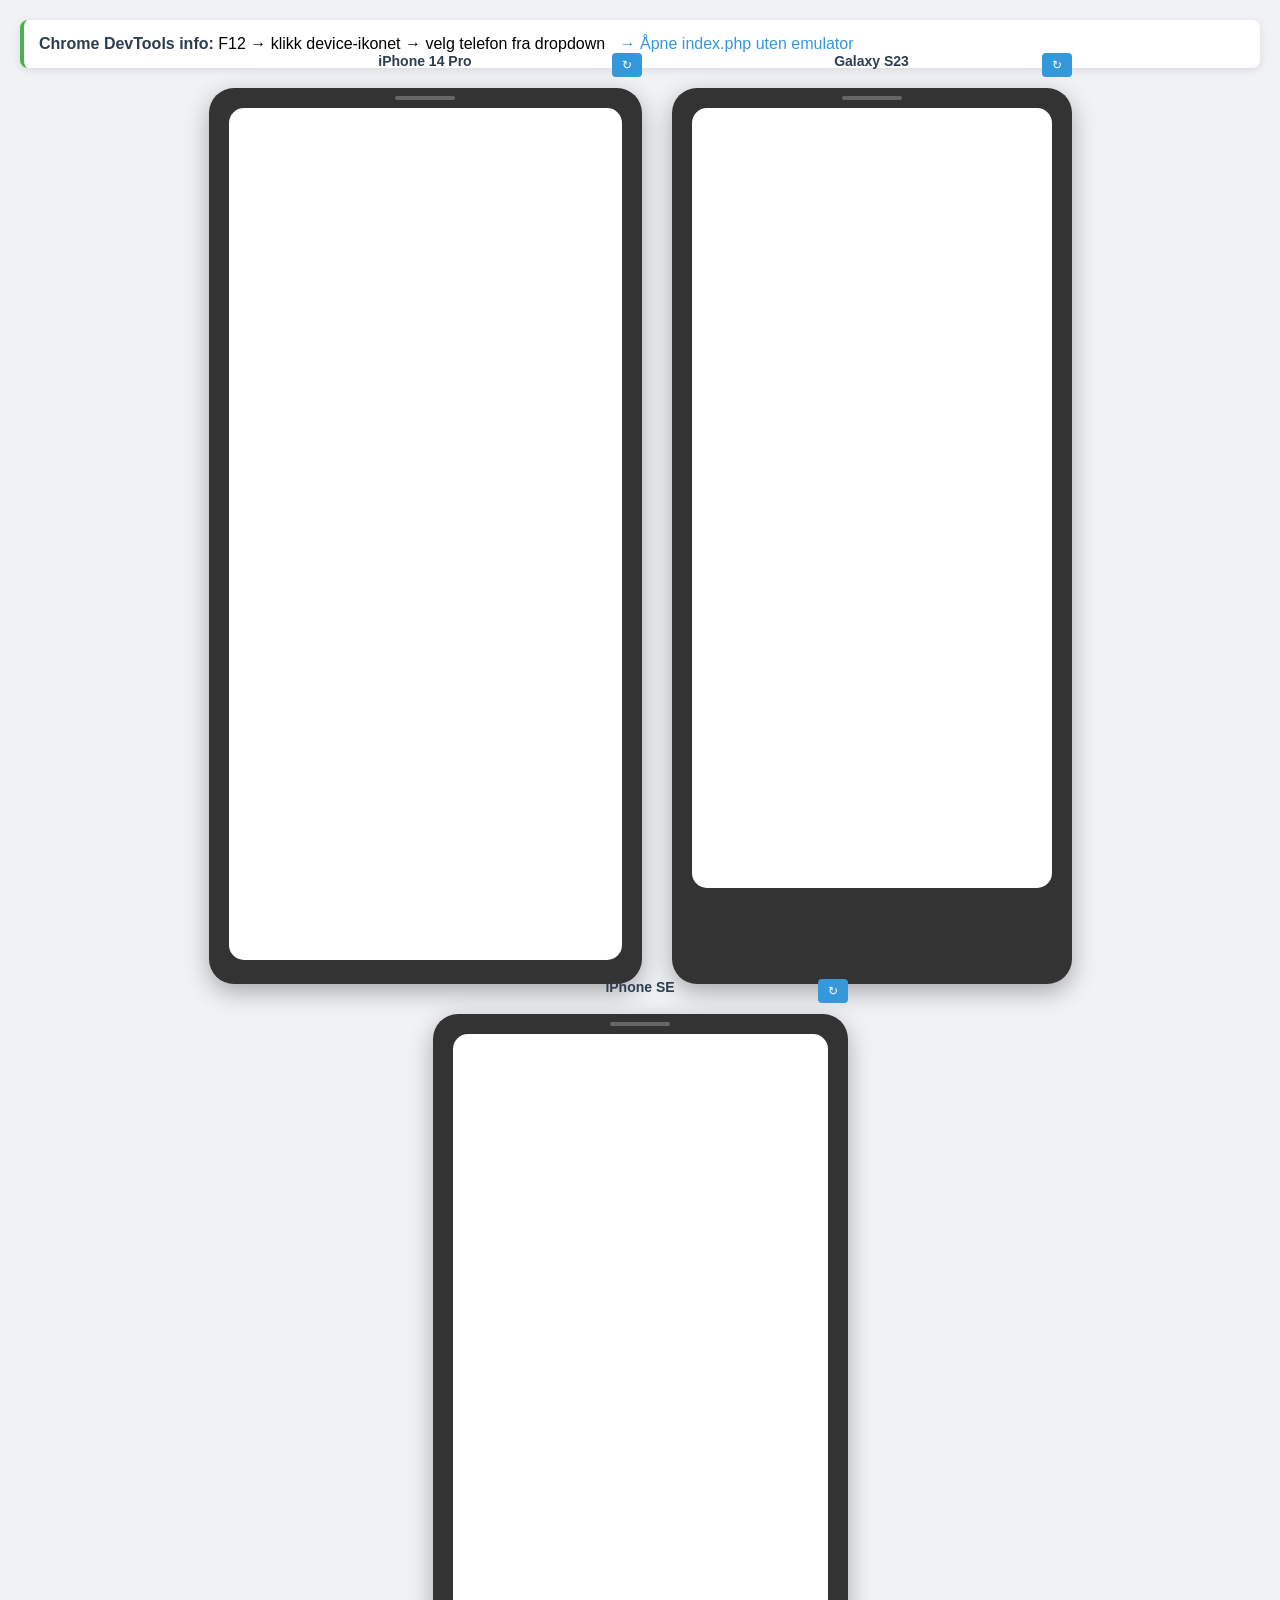
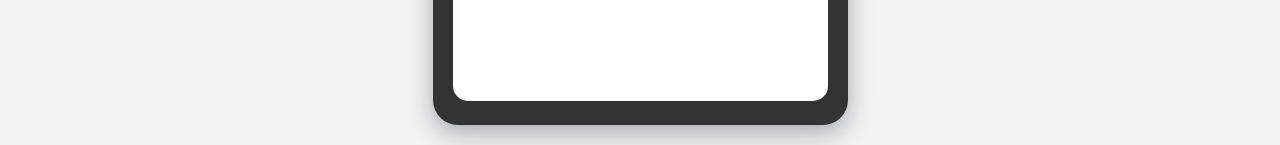
<file: public_html/v2/index.html>
<!DOCTYPE html>
<html lang="no">
<head>
    <meta charset="UTF-8">
    <meta name="viewport" content="width=device-width, initial-scale=1.0">
    <title>Mobile Emulator - index.php</title>
    <style>
        * {
            margin: 0;
            padding: 0;
            box-sizing: border-box;
        }

        body {
            font-family: -apple-system, BlinkMacSystemFont, 'Segoe UI', Roboto, sans-serif;
            background: #f0f2f5;
            padding: 20px;
        }

        .info-bar {
            background: #fff;
            padding: 15px;
            border-radius: 8px;
            margin-bottom: 20px;
            box-shadow: 0 2px 8px rgba(0,0,0,0.1);
            border-left: 4px solid #4CAF50;
        }

        .info-bar strong {
            color: #2c3e50;
        }

        .info-bar a {
            color: #3498db;
            text-decoration: none;
            margin-left: 10px;
            font-weight: 500;
        }

        .info-bar a:hover {
            text-decoration: underline;
        }

        .emulator-container {
            display: flex;
            gap: 30px;
            flex-wrap: wrap;
            justify-content: center;
        }

        .device {
            background: #333;
            border-radius: 25px;
            padding: 20px;
            box-shadow: 0 8px 25px rgba(0,0,0,0.3);
            position: relative;
        }

        .device::before {
            content: '';
            position: absolute;
            top: 8px;
            left: 50%;
            transform: translateX(-50%);
            width: 60px;
            height: 4px;
            background: #666;
            border-radius: 2px;
        }

        .device-label {
            position: absolute;
            top: -35px;
            left: 0;
            right: 0;
            text-align: center;
            font-weight: 600;
            color: #2c3e50;
            font-size: 14px;
        }

        .rotate-btn {
            position: absolute;
            top: -35px;
            right: 0;
            background: #3498db;
            color: white;
            border: none;
            padding: 5px 10px;
            border-radius: 4px;
            cursor: pointer;
            font-size: 12px;
            transition: background 0.2s;
        }

        .rotate-btn:hover {
            background: #2980b9;
        }

        .device iframe {
            border: none;
            border-radius: 15px;
            background: white;
            transition: all 0.3s ease;
        }

        /* iPhone 14 Pro */
        .iphone-14-pro iframe {
            width: 393px;
            height: 852px;
        }

        .iphone-14-pro.rotated iframe {
            width: 852px;
            height: 393px;
        }

        /* Samsung Galaxy S23 */
        .galaxy-s23 iframe {
            width: 360px;
            height: 780px;
        }

        .galaxy-s23.rotated iframe {
            width: 780px;
            height: 360px;
        }

        /* iPhone SE */
        .iphone-se iframe {
            width: 375px;
            height: 667px;
        }

        .iphone-se.rotated iframe {
            width: 667px;
            height: 375px;
        }

        @media (max-width: 1200px) {
            .emulator-container {
                flex-direction: column;
                align-items: center;
            }
            
            .device iframe {
                transform: scale(0.8);
                transform-origin: top center;
            }
        }

        @media (max-width: 768px) {
            .device iframe {
                transform: scale(0.6);
            }
        }
    </style>
</head>
<body>
    <div class="info-bar">
        <strong>Chrome DevTools info:</strong> F12 → klikk device-ikonet → velg telefon fra dropdown
        <a href="index.php" target="_blank">→ Åpne index.php uten emulator</a>
    </div>

    <div class="emulator-container">
        <div class="device iphone-14-pro" id="iphone14">
            <div class="device-label">iPhone 14 Pro</div>
            <button class="rotate-btn" onclick="rotateDevice('iphone14')">↻</button>
            <iframe src="index.php" title="iPhone 14 Pro"></iframe>
        </div>

        <div class="device galaxy-s23" id="galaxys23">
            <div class="device-label">Galaxy S23</div>
            <button class="rotate-btn" onclick="rotateDevice('galaxys23')">↻</button>
            <iframe src="index.php" title="Samsung Galaxy S23"></iframe>
        </div>

        <div class="device iphone-se" id="iphonese">
            <div class="device-label">iPhone SE</div>
            <button class="rotate-btn" onclick="rotateDevice('iphonese')">↻</button>
            <iframe src="index.php" title="iPhone SE"></iframe>
        </div>
    </div>

    <script>
        function rotateDevice(deviceId) {
            const device = document.getElementById(deviceId);
            device.classList.toggle('rotated');
            
            // Reload iframe to trigger any resize events
            const iframe = device.querySelector('iframe');
            const src = iframe.src;
            iframe.src = '';
            setTimeout(() => {
                iframe.src = src;
            }, 100);
        }

        // Keyboard shortcut: R for rotate all
        document.addEventListener('keydown', function(e) {
            if (e.key.toLowerCase() === 'r' && !e.ctrlKey && !e.altKey) {
                const devices = document.querySelectorAll('.device');
                devices.forEach(device => {
                    device.classList.toggle('rotated');
                });
                
                // Reload all iframes
                const iframes = document.querySelectorAll('iframe');
                iframes.forEach(iframe => {
                    const src = iframe.src;
                    iframe.src = '';
                    setTimeout(() => {
                        iframe.src = src;
                    }, 100);
                });
            }
        });
    </script>
</body>
</html>
</file>
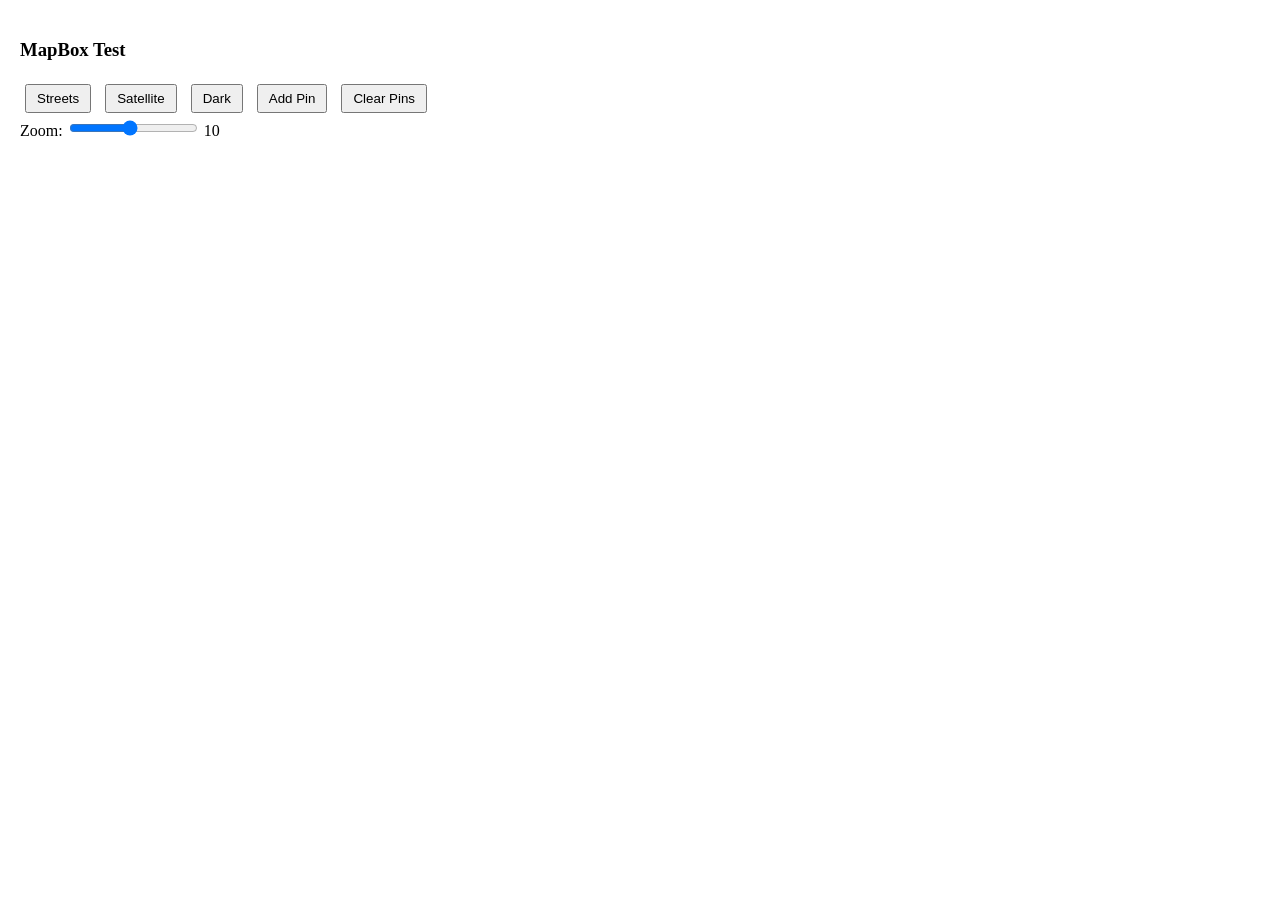
<file: public_html/mapbox-minimal.html>
<!DOCTYPE html>
<html>
<head>
    <meta charset='utf-8' />
    <title>MapBox Test Setup</title>
    <meta name='viewport' content='initial-scale=1,maximum-scale=1,user-scalable=no' />
    <script src='https://api.mapbox.com/mapbox-gl-js/v2.15.0/mapbox-gl.js'></script>
    <link href='https://api.mapbox.com/mapbox-gl-js/v2.15.0/mapbox-gl.css' rel='stylesheet' />
    <style>
        body { margin: 0; padding: 0; }
        #map { position: absolute; top: 0; bottom: 0; width: 100%; }
        .controls {
            position: absolute;
            top: 10px;
            left: 10px;
            background: white;
            padding: 10px;
            border-radius: 5px;
            z-index: 1000;
        }
        .controls button {
            margin: 5px;
            padding: 5px 10px;
        }
    </style>
</head>
<body>
    <div class="controls">
        <h3>MapBox Test</h3>
        <button onclick="changeStyle('streets')">Streets</button>
        <button onclick="changeStyle('satellite')">Satellite</button>
        <button onclick="changeStyle('dark')">Dark</button>
        <button onclick="addPin()">Add Pin</button>
        <button onclick="clearPins()">Clear Pins</button>
        <div>
            <label>Zoom: </label>
            <input type="range" id="zoomSlider" min="1" max="20" value="10" oninput="changeZoom(this.value)">
            <span id="zoomValue">10</span>
        </div>
    </div>
    
    <div id='map'></div>
    
    <script>
        // SETT INN DIN MAPBOX TOKEN HER
        mapboxgl.accessToken = 'pk.eyJ1IjoiYm9zc21hbjc1ODEiLCJhIjoiY2xmb3E5bHQ3MHVpYzN1bWhmaWoyN3h2OSJ9.mPV4SK4sSBApOHp6evb78A';
        
        const map = new mapboxgl.Map({
            container: 'map',
            style: 'mapbox://styles/mapbox/streets-v11',
            center: [10.7522, 59.9139], // Oslo sentrum
            zoom: 10
        });
        
        // Array for å holde alle pins
        let pins = [];
        
        // Style options
        const styles = {
            streets: 'mapbox://styles/mapbox/streets-v11',
            satellite: 'mapbox://styles/mapbox/satellite-v9',
            dark: 'mapbox://styles/mapbox/dark-v10'
        };
        
        // Funksjon for å endre kartets stil
        function changeStyle(styleKey) {
            map.setStyle(styles[styleKey]);
        }
        
        // Funksjon for å endre zoom
        function changeZoom(value) {
            map.setZoom(value);
            document.getElementById('zoomValue').innerText = value;
        }
        
        // Funksjon for å legge til pin ved klikk
        function addPin() {
            const center = map.getCenter();
            
            // Legg til litt random offset for å se flere pins
            const lng = center.lng + (Math.random() - 0.5) * 0.01;
            const lat = center.lat + (Math.random() - 0.5) * 0.01;
            
            const marker = new mapboxgl.Marker()
                .setLngLat([lng, lat])
                .setPopup(new mapboxgl.Popup().setHTML(`<h4>Pin ${pins.length + 1}</h4><p>Koordinater: ${lng.toFixed(4)}, ${lat.toFixed(4)}</p>`))
                .addTo(map);
            
            pins.push(marker);
            console.log(`Pin lagt til: ${lng}, ${lat}`);
        }
        
        // Funksjon for å fjerne alle pins
        function clearPins() {
            pins.forEach(pin => pin.remove());
            pins = [];
            console.log('Alle pins fjernet');
        }
        
        // Event listeners
        map.on('load', function() {
            console.log('Kart lastet!');
        });
        
        map.on('click', function(e) {
            console.log(`Klikket på: ${e.lngLat.lng}, ${e.lngLat.lat}`);
        });
        
        map.on('zoom', function() {
            const zoom = Math.round(map.getZoom());
            document.getElementById('zoomSlider').value = zoom;
            document.getElementById('zoomValue').innerText = zoom;
        });
        
        // Keyboard shortcuts
        document.addEventListener('keydown', function(e) {
            switch(e.key) {
                case 'p':
                    addPin();
                    break;
                case 'c':
                    clearPins();
                    break;
                case '1':
                    changeStyle('streets');
                    break;
                case '2':
                    changeStyle('satellite');
                    break;
                case '3':
                    changeStyle('dark');
                    break;
            }
        });
    </script>
</body>
</html>
</file>
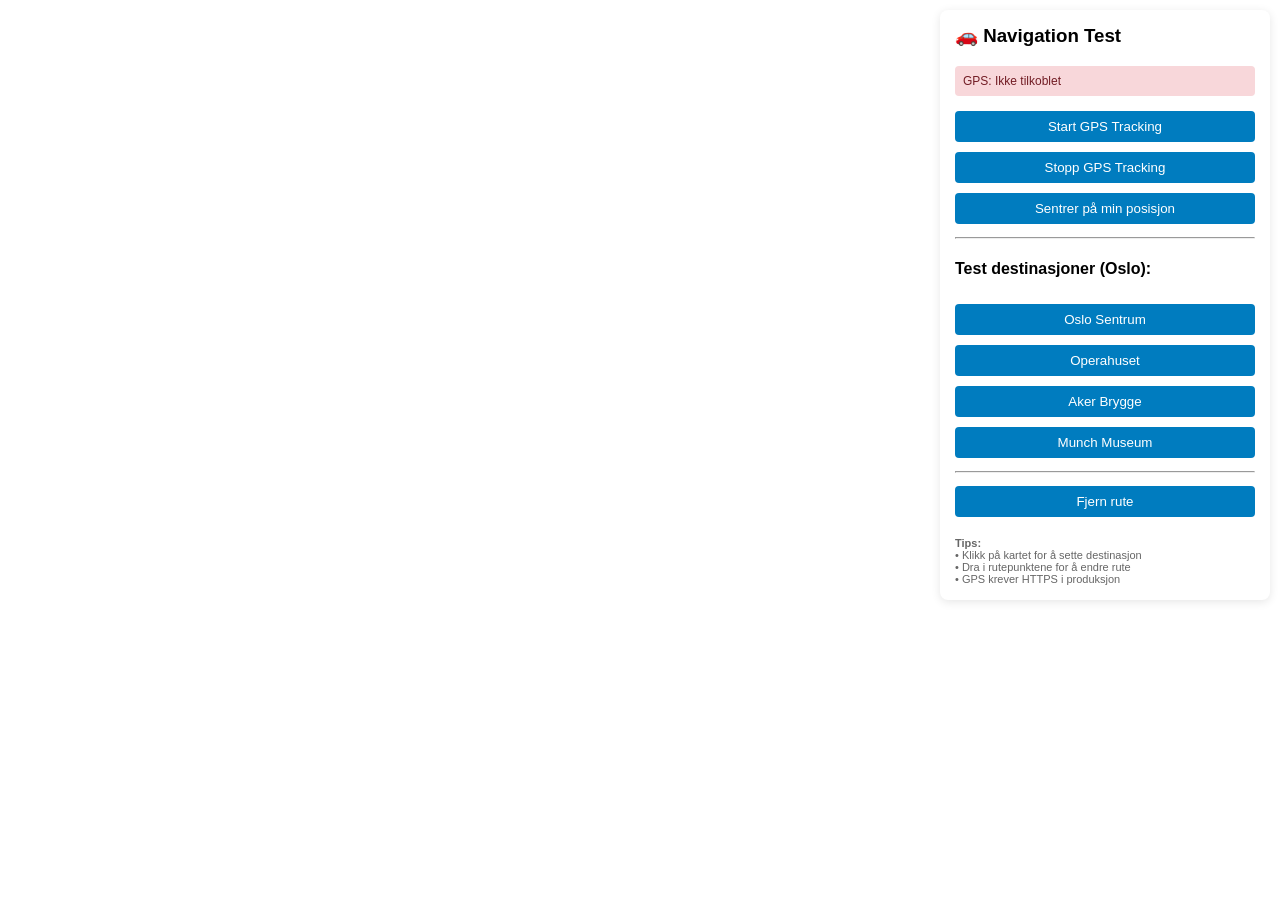
<file: public_html/mapbox-nav.html>
<!DOCTYPE html>
<html>
<head>
    <meta charset='utf-8' />
    <title>MapBox Navigation Test</title>
    <meta name='viewport' content='initial-scale=1,maximum-scale=1,user-scalable=no' />
    <script src='https://api.mapbox.com/mapbox-gl-js/v2.15.0/mapbox-gl.js'></script>
    <link href='https://api.mapbox.com/mapbox-gl-js/v2.15.0/mapbox-gl.css' rel='stylesheet' />
    <script src='https://api.mapbox.com/mapbox-gl-js/plugins/mapbox-gl-directions/v4.1.1/mapbox-gl-directions.js'></script>
    <link rel='stylesheet' href='https://api.mapbox.com/mapbox-gl-js/plugins/mapbox-gl-directions/v4.1.1/mapbox-gl-directions.css' />
    <style>
        body { margin: 0; padding: 0; font-family: Arial, sans-serif; }
        #map { position: absolute; top: 0; bottom: 0; width: 100%; }
        .controls {
            position: absolute;
            top: 10px;
            right: 10px;
            background: white;
            padding: 15px;
            border-radius: 8px;
            z-index: 1000;
            max-width: 300px;
            box-shadow: 0 2px 10px rgba(0,0,0,0.1);
        }
        .controls h3 { margin-top: 0; }
        .controls button {
            margin: 5px 0;
            padding: 8px 12px;
            width: 100%;
            background: #007cbf;
            color: white;
            border: none;
            border-radius: 4px;
            cursor: pointer;
        }
        .controls button:hover { background: #005a87; }
        .gps-status {
            padding: 8px;
            border-radius: 4px;
            margin: 10px 0;
            font-size: 12px;
        }
        .gps-active { background: #d4edda; color: #155724; }
        .gps-inactive { background: #f8d7da; color: #721c24; }
        .route-info {
            background: #e7f3ff;
            padding: 8px;
            border-radius: 4px;
            margin: 10px 0;
            font-size: 12px;
        }
        .mapboxgl-ctrl-directions {
            max-width: 280px;
        }
    </style>
</head>
<body>
    <div class="controls">
        <h3>🚗 Navigation Test</h3>
        
        <div id="gpsStatus" class="gps-status gps-inactive">
            GPS: Ikke tilkoblet
        </div>
        
        <button onclick="startGPSTracking()">Start GPS Tracking</button>
        <button onclick="stopGPSTracking()">Stopp GPS Tracking</button>
        <button onclick="centerOnPosition()">Sentrer på min posisjon</button>
        
        <div class="route-info" id="routeInfo" style="display:none;">
            <strong>Rute info:</strong><br>
            <span id="routeDistance">-</span><br>
            <span id="routeDuration">-</span>
        </div>
        
        <hr>
        <h4>Test destinasjoner (Oslo):</h4>
        <button onclick="navigateTo(10.7522, 59.9139, 'Oslo Sentrum')">Oslo Sentrum</button>
        <button onclick="navigateTo(10.7387, 59.9131, 'Operahuset')">Operahuset</button>
        <button onclick="navigateTo(10.7580, 59.9111, 'Aker Brygge')">Aker Brygge</button>
        <button onclick="navigateTo(10.7362, 59.9056, 'Munch Museum')">Munch Museum</button>
        
        <hr>
        <button onclick="clearRoute()">Fjern rute</button>
        
        <div style="margin-top: 15px; font-size: 11px; color: #666;">
            <strong>Tips:</strong><br>
            • Klikk på kartet for å sette destinasjon<br>
            • Dra i rutepunktene for å endre rute<br>
            • GPS krever HTTPS i produksjon
        </div>
    </div>
    
    <div id='map'></div>
    
    <script>
        // SETT INN DIN MAPBOX TOKEN HER
        mapboxgl.accessToken = 'pk.eyJ1IjoiYm9zc21hbjc1ODEiLCJhIjoiY2xmb3E5bHQ3MHVpYzN1bWhmaWoyN3h2OSJ9.mPV4SK4sSBApOHp6evb78A';
        
        const map = new mapboxgl.Map({
            container: 'map',
            style: 'mapbox://styles/mapbox/streets-v11',
            center: [10.7522, 59.9139], // Oslo sentrum
            zoom: 13
        });
        
        // Directions (navigasjon) plugin
        const directions = new MapboxDirections({
            accessToken: mapboxgl.accessToken,
            unit: 'metric',
            profile: 'mapbox/driving',
            alternatives: true,
            geometries: 'geojson',
            controls: {
                instructions: true,
                profileSwitcher: true
            },
            flyTo: false
        });
        
        map.addControl(directions, 'top-left');
        
        // GPS tracking variabler
        let gpsWatchId = null;
        let currentPositionMarker = null;
        let isGPSActive = false;
        
        // Legg til navigasjonskontroller
        map.addControl(new mapboxgl.NavigationControl());
        map.addControl(new mapboxgl.GeolocateControl({
            positionOptions: {
                enableHighAccuracy: true
            },
            trackUserLocation: true,
            showUserHeading: true
        }));
        
        // GPS tracking funksjoner
        function startGPSTracking() {
            if (navigator.geolocation) {
                gpsWatchId = navigator.geolocation.watchPosition(
                    updatePosition,
                    handleGPSError,
                    {
                        enableHighAccuracy: true,
                        timeout: 10000,
                        maximumAge: 1000
                    }
                );
                isGPSActive = true;
                updateGPSStatus('GPS: Aktiv - søker posisjon...', true);
            } else {
                alert('GPS ikke støttet i denne nettleseren');
            }
        }
        
        function stopGPSTracking() {
            if (gpsWatchId) {
                navigator.geolocation.clearWatch(gpsWatchId);
                gpsWatchId = null;
            }
            isGPSActive = false;
            updateGPSStatus('GPS: Ikke tilkoblet', false);
            
            if (currentPositionMarker) {
                currentPositionMarker.remove();
                currentPositionMarker = null;
            }
        }
        
        function updatePosition(position) {
            const lng = position.coords.longitude;
            const lat = position.coords.latitude;
            const accuracy = position.coords.accuracy;
            
            console.log(`GPS posisjon: ${lat}, ${lng} (nøyaktighet: ${accuracy}m)`);
            
            // Oppdater eller opprett posisjon marker
            if (currentPositionMarker) {
                currentPositionMarker.setLngLat([lng, lat]);
            } else {
                currentPositionMarker = new mapboxgl.Marker({ color: 'blue' })
                    .setLngLat([lng, lat])
                    .setPopup(new mapboxgl.Popup().setHTML(
                        `<h4>Din posisjon</h4>
                         <p>Koordinater: ${lat.toFixed(6)}, ${lng.toFixed(6)}</p>
                         <p>Nøyaktighet: ${accuracy.toFixed(0)}m</p>`
                    ))
                    .addTo(map);
            }
            
            // Oppdater start-punkt for navigasjon
            directions.setOrigin([lng, lat]);
            
            updateGPSStatus(`GPS: Aktiv (±${accuracy.toFixed(0)}m)`, true);
        }
        
        function handleGPSError(error) {
            console.error('GPS feil:', error);
            let message = 'GPS feil: ';
            switch(error.code) {
                case error.PERMISSION_DENIED:
                    message += 'Tilgang nektet';
                    break;
                case error.POSITION_UNAVAILABLE:
                    message += 'Posisjon ikke tilgjengelig';
                    break;
                case error.TIMEOUT:
                    message += 'Timeout';
                    break;
                default:
                    message += 'Ukjent feil';
                    break;
            }
            updateGPSStatus(message, false);
        }
        
        function updateGPSStatus(message, isActive) {
            const statusElement = document.getElementById('gpsStatus');
            statusElement.textContent = message;
            statusElement.className = isActive ? 'gps-status gps-active' : 'gps-status gps-inactive';
        }
        
        function centerOnPosition() {
            if (currentPositionMarker) {
                const lngLat = currentPositionMarker.getLngLat();
                map.flyTo({ center: [lngLat.lng, lngLat.lat], zoom: 16 });
            } else {
                alert('Ingen GPS-posisjon tilgjengelig. Start GPS tracking først.');
            }
        }
        
        function navigateTo(lng, lat, name) {
            directions.setDestination([lng, lat]);
            console.log(`Navigerer til: ${name} (${lng}, ${lat})`);
        }
        
        function clearRoute() {
            directions.removeRoutes();
            document.getElementById('routeInfo').style.display = 'none';
        }
        
        // Event listeners for directions
        directions.on('route', function(event) {
            const route = event.route[0];
            if (route) {
                const distance = (route.distance / 1000).toFixed(1);
                const duration = Math.round(route.duration / 60);
                
                document.getElementById('routeDistance').textContent = `Avstand: ${distance} km`;
                document.getElementById('routeDuration').textContent = `Tid: ${duration} min`;
                document.getElementById('routeInfo').style.display = 'block';
                
                console.log(`Rute beregnet: ${distance}km, ${duration}min`);
            }
        });
        
        directions.on('clear', function() {
            document.getElementById('routeInfo').style.display = 'none';
            console.log('Rute fjernet');
        });
        
        // Klikk på kartet for å sette destinasjon
        map.on('click', function(e) {
            directions.setDestination([e.lngLat.lng, e.lngLat.lat]);
            console.log(`Destinasjon satt til: ${e.lngLat.lng}, ${e.lngLat.lat}`);
        });
        
        map.on('load', function() {
            console.log('Navigasjonskart lastet!');
        });
    </script>
</body>
</html>
</file>
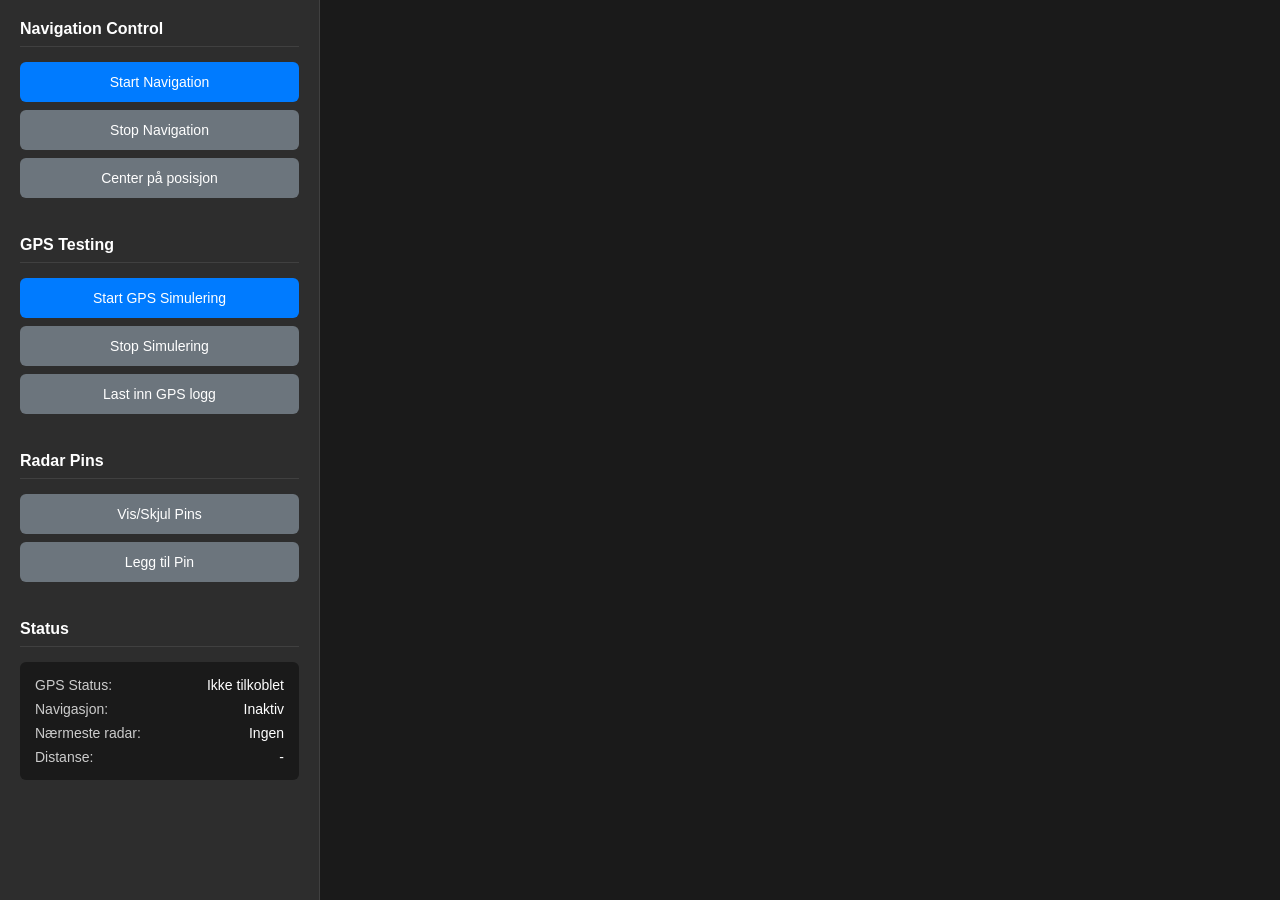
<file: public_html/mapbox-v1.html>
<!DOCTYPE html>
<html lang="no">
<head>
    <meta charset="UTF-8">
    <meta name="viewport" content="width=device-width, initial-scale=1.0">
    <title>Radar Navigation System</title>
    <link href='https://api.mapbox.com/mapbox-gl-js/v3.0.1/mapbox-gl.css' rel='stylesheet' />
    <link rel="stylesheet" href="mapbox-v1-styles.css">
</head>
<body>
    <div id="app-container">
        <!-- Control Panel -->
        <div id="control-panel">
            <div class="control-group">
                <h3>Navigation Control</h3>
                <button id="start-navigation" class="btn primary">Start Navigation</button>
                <button id="stop-navigation" class="btn secondary">Stop Navigation</button>
                <button id="center-map" class="btn secondary">Center på posisjon</button>
            </div>
            
            <div class="control-group">
                <h3>GPS Testing</h3>
                <button id="start-simulation" class="btn primary">Start GPS Simulering</button>
                <button id="stop-simulation" class="btn secondary">Stop Simulering</button>
                <input type="file" id="gps-log-upload" accept=".gpx,.kml,.json" style="display: none;">
                <button id="load-gps-log" class="btn secondary">Last inn GPS logg</button>
            </div>

            <div class="control-group">
                <h3>Radar Pins</h3>
                <button id="toggle-pins" class="btn secondary">Vis/Skjul Pins</button>
                <button id="add-pin-mode" class="btn secondary">Legg til Pin</button>
            </div>

            <div class="control-group">
                <h3>Status</h3>
                <div id="status-display">
                    <div class="status-item">
                        <span class="label">GPS Status:</span>
                        <span id="gps-status" class="status">Ikke tilkoblet</span>
                    </div>
                    <div class="status-item">
                        <span class="label">Navigasjon:</span>
                        <span id="nav-status" class="status">Inaktiv</span>
                    </div>
                    <div class="status-item">
                        <span class="label">Nærmeste radar:</span>
                        <span id="nearest-radar" class="status">Ingen</span>
                    </div>
                    <div class="status-item">
                        <span class="label">Distanse:</span>
                        <span id="radar-distance" class="status">-</span>
                    </div>
                </div>
            </div>
        </div>

        <!-- Map Container -->
        <div id="map-container">
            <div id="map"></div>
            
            <!-- Navigation overlay -->
            <div id="navigation-overlay" class="hidden">
                <div class="nav-info">
                    <div id="speed-display">
                        <span class="speed-value">0</span>
                        <span class="speed-unit">km/h</span>
                    </div>
                    <div id="direction-display">
                        <div class="compass-arrow"></div>
                        <span class="direction-text">N</span>
                    </div>
                </div>
            </div>

            <!-- Radar warning overlay -->
            <div id="radar-warning" class="warning-overlay hidden">
                <div class="warning-content">
                    <div class="warning-icon">⚠️</div>
                    <div class="warning-text">
                        <h4>RADARKONTROLL</h4>
                        <p id="warning-distance">500m fremover</p>
                    </div>
                </div>
            </div>
        </div>
    </div>

    <!-- Scripts -->
    <script src='https://api.mapbox.com/mapbox-gl-js/v3.0.1/mapbox-gl.js'></script>
    <script src="mapbox-v1-navigation-core.js"></script>
    <script src="mapbox-v1-gps-simulator.js"></script>
</body>
</html>
</file>
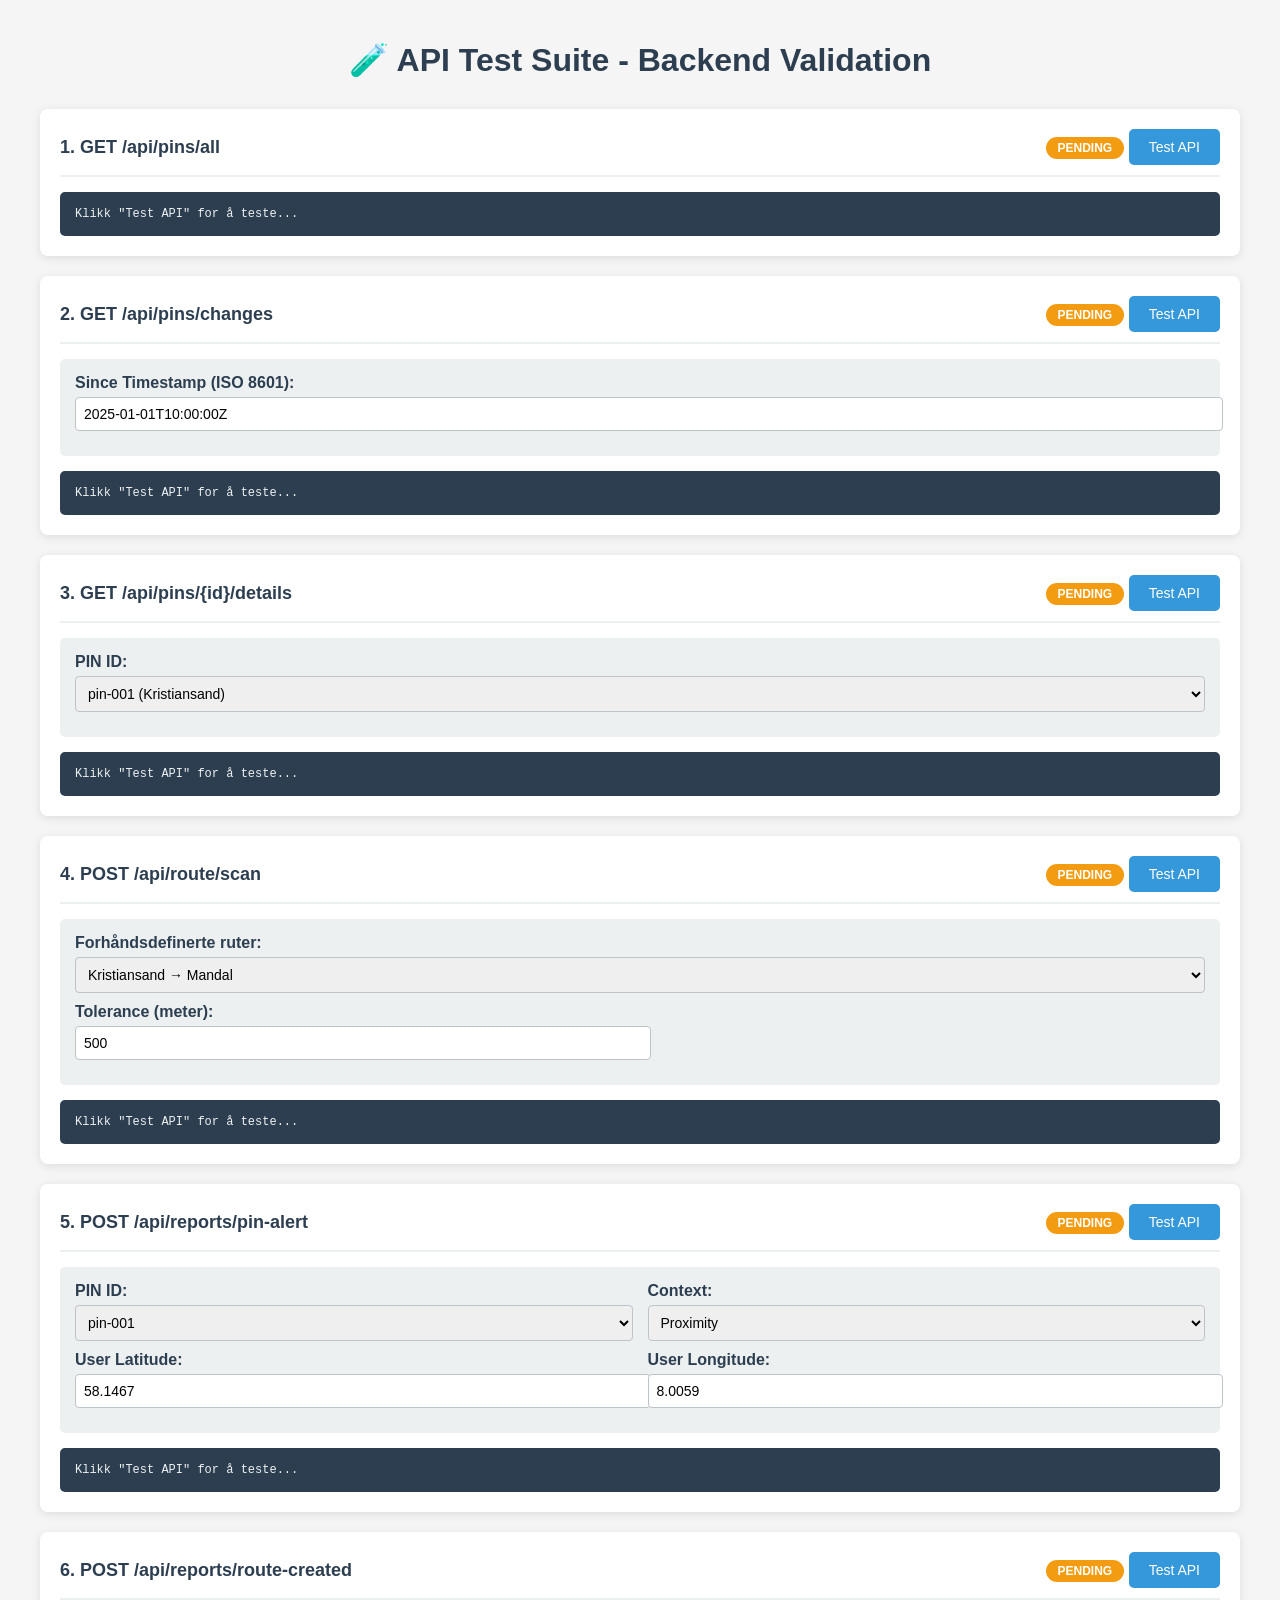
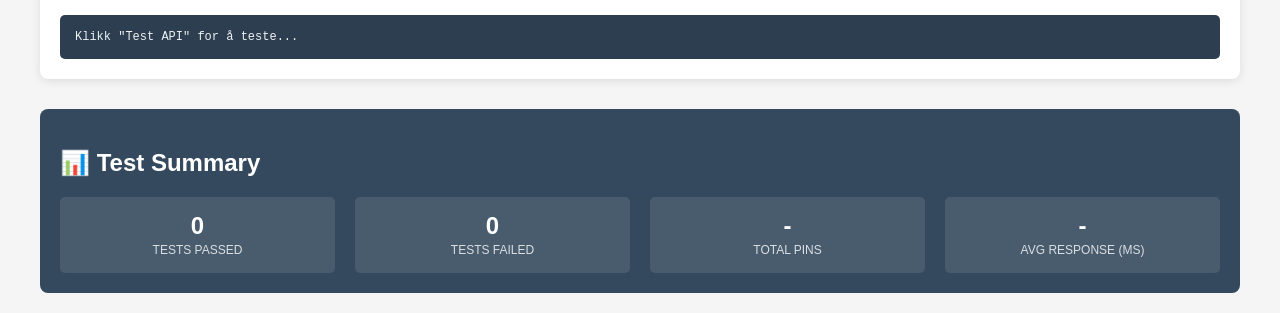
<file: public_html/v2/api_test_frontend.html>
<!DOCTYPE html>
<html lang="no">
<head>
    <meta charset="UTF-8">
    <meta name="viewport" content="width=device-width, initial-scale=1.0">
    <title>API Test - Backend Validation</title>
    <style>
        body {
            font-family: 'Segoe UI', Tahoma, Geneva, Verdana, sans-serif;
            margin: 0;
            padding: 20px;
            background-color: #f5f5f5;
            color: #333;
        }
        
        .container {
            max-width: 1200px;
            margin: 0 auto;
        }
        
        h1 {
            text-align: center;
            color: #2c3e50;
            margin-bottom: 30px;
        }
        
        .test-section {
            background: white;
            border-radius: 8px;
            padding: 20px;
            margin-bottom: 20px;
            box-shadow: 0 2px 10px rgba(0,0,0,0.1);
        }
        
        .test-header {
            display: flex;
            justify-content: space-between;
            align-items: center;
            margin-bottom: 15px;
            padding-bottom: 10px;
            border-bottom: 2px solid #ecf0f1;
        }
        
        .test-title {
            font-size: 18px;
            font-weight: bold;
            color: #2c3e50;
        }
        
        .test-btn {
            background-color: #3498db;
            color: white;
            border: none;
            padding: 10px 20px;
            border-radius: 5px;
            cursor: pointer;
            font-size: 14px;
            transition: background-color 0.3s;
        }
        
        .test-btn:hover {
            background-color: #2980b9;
        }
        
        .test-btn:disabled {
            background-color: #95a5a6;
            cursor: not-allowed;
        }
        
        .status {
            display: inline-block;
            padding: 4px 12px;
            border-radius: 20px;
            font-size: 12px;
            font-weight: bold;
            text-transform: uppercase;
        }
        
        .status.pending {
            background-color: #f39c12;
            color: white;
        }
        
        .status.success {
            background-color: #27ae60;
            color: white;
        }
        
        .status.error {
            background-color: #e74c3c;
            color: white;
        }
        
        .result-container {
            margin-top: 15px;
        }
        
        .result-json {
            background-color: #2c3e50;
            color: #ecf0f1;
            padding: 15px;
            border-radius: 5px;
            font-family: 'Courier New', monospace;
            font-size: 12px;
            white-space: pre-wrap;
            overflow-x: auto;
            max-height: 400px;
            overflow-y: auto;
        }
        
        .summary {
            background-color: #34495e;
            color: white;
            padding: 20px;
            border-radius: 8px;
            margin-top: 30px;
        }
        
        .summary-stats {
            display: grid;
            grid-template-columns: repeat(auto-fit, minmax(200px, 1fr));
            gap: 20px;
            margin-top: 15px;
        }
        
        .stat-box {
            background-color: rgba(255,255,255,0.1);
            padding: 15px;
            border-radius: 5px;
            text-align: center;
        }
        
        .stat-number {
            font-size: 24px;
            font-weight: bold;
            display: block;
        }
        
        .stat-label {
            font-size: 12px;
            opacity: 0.8;
            text-transform: uppercase;
        }
        
        .input-section {
            background-color: #ecf0f1;
            padding: 15px;
            border-radius: 5px;
            margin-bottom: 15px;
        }
        
        .input-group {
            margin-bottom: 10px;
        }
        
        .input-group label {
            display: block;
            margin-bottom: 5px;
            font-weight: bold;
            color: #2c3e50;
        }
        
        .input-group input, .input-group select {
            width: 100%;
            padding: 8px;
            border: 1px solid #bdc3c7;
            border-radius: 4px;
            font-size: 14px;
        }
        
        .input-row {
            display: grid;
            grid-template-columns: 1fr 1fr;
            gap: 15px;
        }
        
        @media (max-width: 768px) {
            .input-row {
                grid-template-columns: 1fr;
            }
        }
    </style>
</head>
<body>
    <div class="container">
        <h1>🧪 API Test Suite - Backend Validation</h1>
        
        <!-- Test 1: Get All Pins -->
        <div class="test-section">
            <div class="test-header">
                <div class="test-title">1. GET /api/pins/all</div>
                <div>
                    <span id="status-1" class="status pending">Pending</span>
                    <button id="btn-1" class="test-btn" onclick="testGetAllPins()">Test API</button>
                </div>
            </div>
            <div class="result-container">
                <div id="result-1" class="result-json">Klikk "Test API" for å teste...</div>
            </div>
        </div>
        
        <!-- Test 2: Get Pin Changes -->
        <div class="test-section">
            <div class="test-header">
                <div class="test-title">2. GET /api/pins/changes</div>
                <div>
                    <span id="status-2" class="status pending">Pending</span>
                    <button id="btn-2" class="test-btn" onclick="testGetPinChanges()">Test API</button>
                </div>
            </div>
            <div class="input-section">
                <div class="input-group">
                    <label for="since-timestamp">Since Timestamp (ISO 8601):</label>
                    <input type="text" id="since-timestamp" value="2025-01-01T10:00:00Z" 
                           placeholder="2025-01-01T10:00:00Z">
                </div>
            </div>
            <div class="result-container">
                <div id="result-2" class="result-json">Klikk "Test API" for å teste...</div>
            </div>
        </div>
        
        <!-- Test 3: Get Pin Details -->
        <div class="test-section">
            <div class="test-header">
                <div class="test-title">3. GET /api/pins/{id}/details</div>
                <div>
                    <span id="status-3" class="status pending">Pending</span>
                    <button id="btn-3" class="test-btn" onclick="testGetPinDetails()">Test API</button>
                </div>
            </div>
            <div class="input-section">
                <div class="input-group">
                    <label for="pin-id">PIN ID:</label>
                    <select id="pin-id">
                        <option value="pin-001">pin-001 (Kristiansand)</option>
                        <option value="pin-002">pin-002 (Vågsbygd)</option>
                        <option value="pin-008">pin-008 (Mandal)</option>
                    </select>
                </div>
            </div>
            <div class="result-container">
                <div id="result-3" class="result-json">Klikk "Test API" for å teste...</div>
            </div>
        </div>
        
        <!-- Test 4: Route Scan -->
        <div class="test-section">
            <div class="test-header">
                <div class="test-title">4. POST /api/route/scan</div>
                <div>
                    <span id="status-4" class="status pending">Pending</span>
                    <button id="btn-4" class="test-btn" onclick="testRouteScan()">Test API</button>
                </div>
            </div>
            <div class="input-section">
                <div class="input-group">
                    <label>Forhåndsdefinerte ruter:</label>
                    <select id="route-preset" onchange="updateRouteCoords()">
                        <option value="kristiansand-mandal">Kristiansand → Mandal</option>
                        <option value="kristiansand-oslo">Kristiansand → Oslo</option>
                        <option value="oslo-bergen">Oslo → Bergen</option>
                    </select>
                </div>
                <div class="input-row">
                    <div class="input-group">
                        <label for="tolerance">Tolerance (meter):</label>
                        <input type="number" id="tolerance" value="500" min="100" max="2000" step="100">
                    </div>
                </div>
            </div>
            <div class="result-container">
                <div id="result-4" class="result-json">Klikk "Test API" for å teste...</div>
            </div>
        </div>
        
        <!-- Test 5: Report Pin Alert -->
        <div class="test-section">
            <div class="test-header">
                <div class="test-title">5. POST /api/reports/pin-alert</div>
                <div>
                    <span id="status-5" class="status pending">Pending</span>
                    <button id="btn-5" class="test-btn" onclick="testReportPinAlert()">Test API</button>
                </div>
            </div>
            <div class="input-section">
                <div class="input-row">
                    <div class="input-group">
                        <label for="alert-pin-id">PIN ID:</label>
                        <select id="alert-pin-id">
                            <option value="pin-001">pin-001</option>
                            <option value="pin-002">pin-002</option>
                            <option value="pin-008">pin-008</option>
                        </select>
                    </div>
                    <div class="input-group">
                        <label for="context">Context:</label>
                        <select id="context">
                            <option value="proximity">Proximity</option>
                            <option value="route_planning">Route Planning</option>
                        </select>
                    </div>
                </div>
                <div class="input-row">
                    <div class="input-group">
                        <label for="user-lat">User Latitude:</label>
                        <input type="number" id="user-lat" value="58.1467" step="0.000001">
                    </div>
                    <div class="input-group">
                        <label for="user-lng">User Longitude:</label>
                        <input type="number" id="user-lng" value="8.0059" step="0.000001">
                    </div>
                </div>
            </div>
            <div class="result-container">
                <div id="result-5" class="result-json">Klikk "Test API" for å teste...</div>
            </div>
        </div>
        
        <!-- Test 6: Report Route Created -->
        <div class="test-section">
            <div class="test-header">
                <div class="test-title">6. POST /api/reports/route-created</div>
                <div>
                    <span id="status-6" class="status pending">Pending</span>
                    <button id="btn-6" class="test-btn" onclick="testReportRouteCreated()">Test API</button>
                </div>
            </div>
            <div class="result-container">
                <div id="result-6" class="result-json">Klikk "Test API" for å teste...</div>
            </div>
        </div>
        
        <!-- Summary -->
        <div class="summary">
            <h2>📊 Test Summary</h2>
            <div class="summary-stats">
                <div class="stat-box">
                    <span id="tests-passed" class="stat-number">0</span>
                    <span class="stat-label">Tests Passed</span>
                </div>
                <div class="stat-box">
                    <span id="tests-failed" class="stat-number">0</span>
                    <span class="stat-label">Tests Failed</span>
                </div>
                <div class="stat-box">
                    <span id="total-pins" class="stat-number">-</span>
                    <span class="stat-label">Total Pins</span>
                </div>
                <div class="stat-box">
                    <span id="avg-response" class="stat-number">-</span>
                    <span class="stat-label">Avg Response (ms)</span>
                </div>
            </div>
        </div>
    </div>

    <script>
        // Base API URL - adjust for your domain
        const API_BASE = '/api';
        
        // Test statistics
        let testStats = {
            passed: 0,
            failed: 0,
            responseTimes: []
        };
        
        // Route presets
        const routePresets = {
            'kristiansand-mandal': [
                [8.0059, 58.1467], // Kristiansand
                [7.9956, 58.1599], // Between
                [7.4609, 58.0294]  // Mandal
            ],
            'kristiansand-oslo': [
                [8.0059, 58.1467], // Kristiansand
                [10.7522, 59.9139] // Oslo
            ],
            'oslo-bergen': [
                [10.7522, 59.9139], // Oslo
                [5.3221, 60.3913]   // Bergen
            ]
        };
        
        // Utility functions
        function updateStatus(testNum, status) {
            const statusEl = document.getElementById(`status-${testNum}`);
            statusEl.className = `status ${status}`;
            statusEl.textContent = status.toUpperCase();
        }
        
        function updateResult(testNum, data, responseTime = null) {
            const resultEl = document.getElementById(`result-${testNum}`);
            
            let output = JSON.stringify(data, null, 2);
            if (responseTime) {
                output = `Response Time: ${responseTime}ms\n\n` + output;
            }
            
            resultEl.textContent = output;
        }
        
        function updateStats() {
            document.getElementById('tests-passed').textContent = testStats.passed;
            document.getElementById('tests-failed').textContent = testStats.failed;
            
            if (testStats.responseTimes.length > 0) {
                const avgResponse = Math.round(
                    testStats.responseTimes.reduce((a, b) => a + b, 0) / testStats.responseTimes.length
                );
                document.getElementById('avg-response').textContent = avgResponse;
            }
        }
        
        async function makeApiCall(url, options = {}) {
            const startTime = performance.now();
            
            try {
                const response = await fetch(API_BASE + url, {
                    headers: {
                        'Content-Type': 'application/json',
                        ...options.headers
                    },
                    ...options
                });
                
                const endTime = performance.now();
                const responseTime = Math.round(endTime - startTime);
                testStats.responseTimes.push(responseTime);
                
                const data = await response.json();
                
                return {
                    success: response.ok,
                    data: data,
                    status: response.status,
                    responseTime: responseTime
                };
                
            } catch (error) {
                const endTime = performance.now();
                const responseTime = Math.round(endTime - startTime);
                
                return {
                    success: false,
                    data: { error: error.message },
                    status: 0,
                    responseTime: responseTime
                };
            }
        }
        
        // Test functions
        async function testGetAllPins() {
            updateStatus(1, 'pending');
            document.getElementById('btn-1').disabled = true;
            
            const result = await makeApiCall('/pins/all');
            
            if (result.success) {
                updateStatus(1, 'success');
                testStats.passed++;
                
                // Update total pins in summary
                if (result.data.pins) {
                    document.getElementById('total-pins').textContent = result.data.pins.length;
                }
            } else {
                updateStatus(1, 'error');
                testStats.failed++;
            }
            
            updateResult(1, result.data, result.responseTime);
            updateStats();
            document.getElementById('btn-1').disabled = false;
        }
        
        async function testGetPinChanges() {
            updateStatus(2, 'pending');
            document.getElementById('btn-2').disabled = true;
            
            const since = document.getElementById('since-timestamp').value;
            const result = await makeApiCall(`/pins/changes?since=${encodeURIComponent(since)}`);
            
            if (result.success) {
                updateStatus(2, 'success');
                testStats.passed++;
            } else {
                updateStatus(2, 'error');
                testStats.failed++;
            }
            
            updateResult(2, result.data, result.responseTime);
            updateStats();
            document.getElementById('btn-2').disabled = false;
        }
        
        async function testGetPinDetails() {
            updateStatus(3, 'pending');
            document.getElementById('btn-3').disabled = true;
            
            const pinId = document.getElementById('pin-id').value;
            const result = await makeApiCall(`/pins/${pinId}/details`);
            
            if (result.success) {
                updateStatus(3, 'success');
                testStats.passed++;
            } else {
                updateStatus(3, 'error');
                testStats.failed++;
            }
            
            updateResult(3, result.data, result.responseTime);
            updateStats();
            document.getElementById('btn-3').disabled = false;
        }
        
        async function testRouteScan() {
            updateStatus(4, 'pending');
            document.getElementById('btn-4').disabled = true;
            
            const routePreset = document.getElementById('route-preset').value;
            const tolerance = parseInt(document.getElementById('tolerance').value);
            
            const routeData = {
                geometry: {
                    type: "LineString",
                    coordinates: routePresets[routePreset]
                },
                tolerance: tolerance
            };
            
            const result = await makeApiCall('/route/scan', {
                method: 'POST',
                body: JSON.stringify(routeData)
            });
            
            if (result.success) {
                updateStatus(4, 'success');
                testStats.passed++;
            } else {
                updateStatus(4, 'error');
                testStats.failed++;
            }
            
            updateResult(4, result.data, result.responseTime);
            updateStats();
            document.getElementById('btn-4').disabled = false;
        }
        
        async function testReportPinAlert() {
            updateStatus(5, 'pending');
            document.getElementById('btn-5').disabled = true;
            
            const alertData = {
                pin_id: document.getElementById('alert-pin-id').value,
                user_id: 'test-user-' + Date.now(),
                location: {
                    lat: parseFloat(document.getElementById('user-lat').value),
                    lng: parseFloat(document.getElementById('user-lng').value)
                },
                timestamp: new Date().toISOString(),
                context: document.getElementById('context').value
            };
            
            const result = await makeApiCall('/reports/pin-alert', {
                method: 'POST',
                body: JSON.stringify(alertData)
            });
            
            if (result.success) {
                updateStatus(5, 'success');
                testStats.passed++;
            } else {
                updateStatus(5, 'error');
                testStats.failed++;
            }
            
            updateResult(5, result.data, result.responseTime);
            updateStats();
            document.getElementById('btn-5').disabled = false;
        }
        
        async function testReportRouteCreated() {
            updateStatus(6, 'pending');
            document.getElementById('btn-6').disabled = true;
            
            const routeData = {
                user_id: 'test-user-' + Date.now(),
                start: {
                    lat: 58.1467,
                    lng: 8.0059,
                    address: 'Kristiansand, Norge'
                },
                destination: {
                    lat: 58.0294,
                    lng: 7.4609,
                    address: 'Mandal, Norge'
                },
                distance: 45000,
                estimated_time: 2700,
                transport_mode: 'driving'
            };
            
            const result = await makeApiCall('/reports/route-created', {
                method: 'POST',
                body: JSON.stringify(routeData)
            });
            
            if (result.success) {
                updateStatus(6, 'success');
                testStats.passed++;
            } else {
                updateStatus(6, 'error');
                testStats.failed++;
            }
            
            updateResult(6, result.data, result.responseTime);
            updateStats();
            document.getElementById('btn-6').disabled = false;
        }
        
        function updateRouteCoords() {
            // This function can be used to update coordinates based on route preset
            // Currently just for UI feedback
        }
        
        // Auto-test function for development
        async function runAllTests() {
            await testGetAllPins();
            await new Promise(resolve => setTimeout(resolve, 500));
            await testGetPinChanges();
            await new Promise(resolve => setTimeout(resolve, 500));
            await testGetPinDetails();
            await new Promise(resolve => setTimeout(resolve, 500));
            await testRouteScan();
            await new Promise(resolve => setTimeout(resolve, 500));
            await testReportPinAlert();
            await new Promise(resolve => setTimeout(resolve, 500));
            await testReportRouteCreated();
        }
        
        // Uncomment next line to auto-run all tests on page load
        // window.addEventListener('load', runAllTests);
    </script>
</body>
</html>
</file>
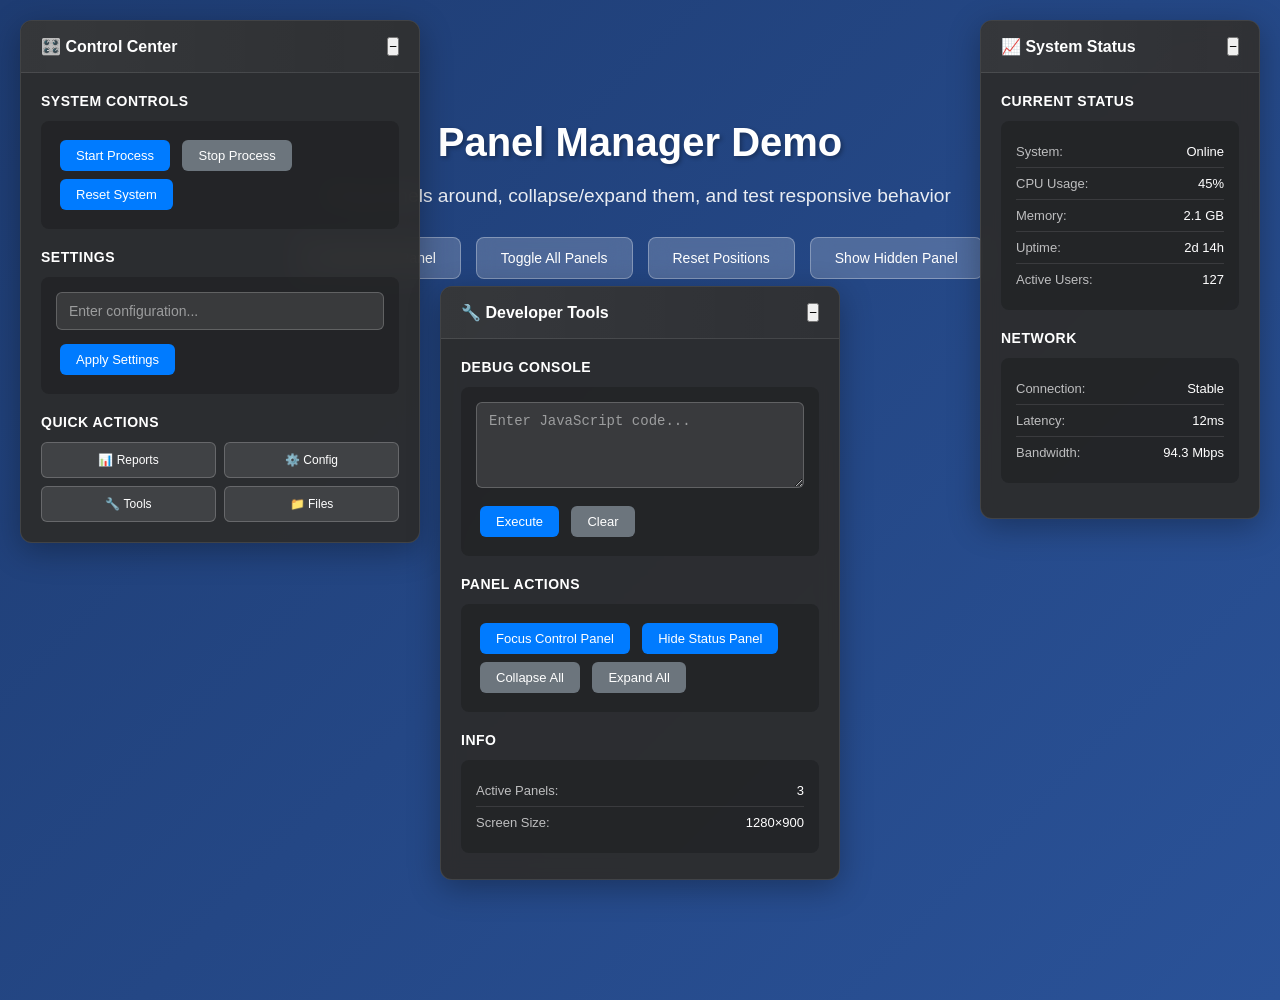
<file: public_html/v2/panel_demo.html>
<!DOCTYPE html>
<html lang="no">
<head>
    <meta charset="UTF-8">
    <meta name="viewport" content="width=device-width, initial-scale=1.0">
    <title>Panel Manager Demo</title>
    <style>
        /* Base styles */
        * {
            margin: 0;
            padding: 0;
            box-sizing: border-box;
        }

        body {
            font-family: -apple-system, BlinkMacSystemFont, 'Segoe UI', Roboto, Oxygen, Ubuntu, Cantarell, sans-serif;
            background: linear-gradient(135deg, #1e3c72, #2a5298);
            min-height: 100vh;
            color: #ffffff;
            overflow-x: hidden;
        }

        /* Demo content area */
        .demo-content {
            padding: 20px;
            text-align: center;
            margin-top: 100px;
        }

        .demo-title {
            font-size: 2.5rem;
            margin-bottom: 20px;
            text-shadow: 2px 2px 4px rgba(0,0,0,0.3);
        }

        .demo-description {
            font-size: 1.2rem;
            margin-bottom: 30px;
            opacity: 0.9;
        }

        .demo-controls {
            display: flex;
            gap: 15px;
            justify-content: center;
            flex-wrap: wrap;
        }

        .demo-btn {
            background-color: rgba(255, 255, 255, 0.2);
            border: 1px solid rgba(255, 255, 255, 0.3);
            color: #ffffff;
            padding: 12px 24px;
            border-radius: 8px;
            cursor: pointer;
            font-size: 14px;
            transition: all 0.3s ease;
            backdrop-filter: blur(10px);
        }

        .demo-btn:hover {
            background-color: rgba(255, 255, 255, 0.3);
            transform: translateY(-2px);
            box-shadow: 0 4px 12px rgba(0,0,0,0.2);
        }

        /* Floating panel base styles */
        .floating-panel {
            background-color: rgba(45, 45, 45, 0.95);
            border-radius: 12px;
            box-shadow: 0 8px 32px rgba(0, 0, 0, 0.3);
            backdrop-filter: blur(10px);
            border: 1px solid rgba(255, 255, 255, 0.1);
            min-width: 280px;
            max-width: 400px;
            position: absolute;
            z-index: 1000;
        }

        .panel-header {
            display: flex;
            justify-content: space-between;
            align-items: center;
            padding: 16px 20px;
            border-bottom: 1px solid rgba(255, 255, 255, 0.1);
            border-radius: 12px 12px 0 0;
            background: linear-gradient(90deg, rgba(255,255,255,0.05), rgba(255,255,255,0.02));
        }

        .panel-header h4 {
            margin: 0;
            color: #ffffff;
            font-size: 16px;
            font-weight: 600;
        }

        .panel-content {
            padding: 20px;
            max-height: 60vh;
            overflow-y: auto;
        }

        /* Panel content styling */
        .panel-section {
            margin-bottom: 20px;
        }

        .panel-section:last-child {
            margin-bottom: 0;
        }

        .section-title {
            color: #ffffff;
            font-size: 14px;
            font-weight: 600;
            margin-bottom: 12px;
            text-transform: uppercase;
            letter-spacing: 0.5px;
        }

        .control-group {
            background-color: rgba(0, 0, 0, 0.2);
            border-radius: 8px;
            padding: 15px;
            margin-bottom: 15px;
        }

        .input-field {
            width: 100%;
            background-color: rgba(255, 255, 255, 0.1);
            border: 1px solid rgba(255, 255, 255, 0.2);
            border-radius: 6px;
            color: #ffffff;
            padding: 10px 12px;
            font-size: 14px;
            margin-bottom: 10px;
        }

        .input-field::placeholder {
            color: rgba(255, 255, 255, 0.5);
        }

        .input-field:focus {
            outline: none;
            border-color: #007bff;
            box-shadow: 0 0 0 2px rgba(0, 123, 255, 0.2);
        }

        .panel-btn {
            background-color: #007bff;
            border: none;
            color: #ffffff;
            padding: 8px 16px;
            border-radius: 6px;
            cursor: pointer;
            font-size: 13px;
            margin: 4px;
            transition: background-color 0.2s ease;
        }

        .panel-btn:hover {
            background-color: #0056b3;
        }

        .panel-btn.secondary {
            background-color: #6c757d;
        }

        .panel-btn.secondary:hover {
            background-color: #545b62;
        }

        .status-item {
            display: flex;
            justify-content: space-between;
            padding: 8px 0;
            border-bottom: 1px solid rgba(255, 255, 255, 0.1);
            font-size: 13px;
        }

        .status-item:last-child {
            border-bottom: none;
        }

        .status-label {
            color: rgba(255, 255, 255, 0.7);
        }

        .status-value {
            color: #ffffff;
            font-weight: 500;
        }

        /* Quick action buttons */
        .quick-actions {
            display: grid;
            grid-template-columns: 1fr 1fr;
            gap: 8px;
        }

        .quick-btn {
            background-color: rgba(255, 255, 255, 0.1);
            border: 1px solid rgba(255, 255, 255, 0.2);
            color: #ffffff;
            padding: 10px 8px;
            border-radius: 6px;
            cursor: pointer;
            font-size: 12px;
            text-align: center;
            transition: all 0.2s ease;
        }

        .quick-btn:hover {
            background-color: rgba(255, 255, 255, 0.2);
            transform: translateY(-1px);
        }

        /* Responsive design */
        @media (max-width: 768px) {
            .demo-title {
                font-size: 2rem;
            }
            
            .demo-controls {
                flex-direction: column;
                align-items: center;
            }
            
            .demo-btn {
                width: 200px;
            }
        }
    </style>
</head>
<body>
    <!-- Demo Content -->
    <div class="demo-content">
        <h1 class="demo-title">Panel Manager Demo</h1>
        <p class="demo-description">
            Drag panels around, collapse/expand them, and test responsive behavior
        </p>
        
        <div class="demo-controls">
            <button class="demo-btn" onclick="createNewPanel()">Create New Panel</button>
            <button class="demo-btn" onclick="toggleAllPanels()">Toggle All Panels</button>
            <button class="demo-btn" onclick="resetPanelPositions()">Reset Positions</button>
            <button class="demo-btn" onclick="showHiddenPanel()">Show Hidden Panel</button>
        </div>
    </div>

    <!-- Panel 1: Control Panel -->
    <div id="control-panel" class="floating-panel" style="top: 20px; left: 20px;">
        <div class="panel-header">
            <h4>🎛️ Control Center</h4>
            <button class="panel-toggle">−</button>
        </div>
        <div class="panel-content">
            <div class="panel-section">
                <div class="section-title">System Controls</div>
                <div class="control-group">
                    <button class="panel-btn">Start Process</button>
                    <button class="panel-btn secondary">Stop Process</button>
                    <button class="panel-btn">Reset System</button>
                </div>
            </div>
            
            <div class="panel-section">
                <div class="section-title">Settings</div>
                <div class="control-group">
                    <input type="text" class="input-field" placeholder="Enter configuration...">
                    <button class="panel-btn">Apply Settings</button>
                </div>
            </div>
            
            <div class="panel-section">
                <div class="section-title">Quick Actions</div>
                <div class="quick-actions">
                    <button class="quick-btn">📊 Reports</button>
                    <button class="quick-btn">⚙️ Config</button>
                    <button class="quick-btn">🔧 Tools</button>
                    <button class="quick-btn">📁 Files</button>
                </div>
            </div>
        </div>
    </div>

    <!-- Panel 2: Status Panel -->
    <div id="status-panel" class="floating-panel" style="top: 20px; right: 20px;">
        <div class="panel-header">
            <h4>📈 System Status</h4>
            <button class="panel-toggle">−</button>
        </div>
        <div class="panel-content">
            <div class="panel-section">
                <div class="section-title">Current Status</div>
                <div class="control-group">
                    <div class="status-item">
                        <span class="status-label">System:</span>
                        <span class="status-value">Online</span>
                    </div>
                    <div class="status-item">
                        <span class="status-label">CPU Usage:</span>
                        <span class="status-value">45%</span>
                    </div>
                    <div class="status-item">
                        <span class="status-label">Memory:</span>
                        <span class="status-value">2.1 GB</span>
                    </div>
                    <div class="status-item">
                        <span class="status-label">Uptime:</span>
                        <span class="status-value">2d 14h</span>
                    </div>
                    <div class="status-item">
                        <span class="status-label">Active Users:</span>
                        <span class="status-value">127</span>
                    </div>
                </div>
            </div>
            
            <div class="panel-section">
                <div class="section-title">Network</div>
                <div class="control-group">
                    <div class="status-item">
                        <span class="status-label">Connection:</span>
                        <span class="status-value">Stable</span>
                    </div>
                    <div class="status-item">
                        <span class="status-label">Latency:</span>
                        <span class="status-value">12ms</span>
                    </div>
                    <div class="status-item">
                        <span class="status-label">Bandwidth:</span>
                        <span class="status-value">94.3 Mbps</span>
                    </div>
                </div>
            </div>
        </div>
    </div>

    <!-- Panel 3: Tools Panel -->
    <div id="tools-panel" class="floating-panel" style="bottom: 20px; left: 50%; transform: translateX(-50%);">
        <div class="panel-header">
            <h4>🔧 Developer Tools</h4>
            <button class="panel-toggle">−</button>
        </div>
        <div class="panel-content">
            <div class="panel-section">
                <div class="section-title">Debug Console</div>
                <div class="control-group">
                    <textarea class="input-field" rows="4" placeholder="Enter JavaScript code..."></textarea>
                    <button class="panel-btn">Execute</button>
                    <button class="panel-btn secondary">Clear</button>
                </div>
            </div>
            
            <div class="panel-section">
                <div class="section-title">Panel Actions</div>
                <div class="control-group">
                    <button class="panel-btn" onclick="window.panelManager.bringToFront('control-panel')">Focus Control Panel</button>
                    <button class="panel-btn" onclick="window.panelManager.hidePanel('status-panel')">Hide Status Panel</button>
                    <button class="panel-btn secondary" onclick="window.panelManager.collapseAllPanels()">Collapse All</button>
                    <button class="panel-btn secondary" onclick="window.panelManager.expandAllPanels()">Expand All</button>
                </div>
            </div>
            
            <div class="panel-section">
                <div class="section-title">Info</div>
                <div class="control-group">
                    <div class="status-item">
                        <span class="status-label">Active Panels:</span>
                        <span class="status-value" id="panel-count">3</span>
                    </div>
                    <div class="status-item">
                        <span class="status-label">Screen Size:</span>
                        <span class="status-value" id="screen-size">-</span>
                    </div>
                </div>
            </div>
        </div>
    </div>

    <script>
        // panel-manager.js - Complete panel management system

        class PanelManager {
            constructor() {
                this.panels = new Map();
                this.dragState = {
                    isDragging: false,
                    currentPanel: null,
                    startX: 0,
                    startY: 0,
                    startLeft: 0,
                    startTop: 0
                };
                
                this.init();
            }
            
            init() {
                this.setupGlobalEventListeners();
                this.initializeExistingPanels();
            }
            
            initializeExistingPanels() {
                document.querySelectorAll('.floating-panel').forEach(panel => {
                    const id = panel.id;
                    if (id && !this.panels.has(id)) {
                        const header = panel.querySelector('.panel-header');
                        const content = panel.querySelector('.panel-content');
                        
                        this.registerPanel(id, {
                            element: panel,
                            header: header,
                            content: content,
                            draggable: true,
                            collapsible: true,
                            resizable: false,
                            isCollapsed: false,
                            originalPosition: this.getElementPosition(panel)
                        });
                        
                        this.makeDragable(id);
                    }
                });
            }
            
            registerPanel(id, panelData) {
                this.panels.set(id, panelData);
            }
            
            makeDragable(panelId) {
                const panelData = this.panels.get(panelId);
                if (!panelData || !panelData.draggable) return;
                
                const header = panelData.header;
                if (!header) return;
                
                header.style.cursor = 'move';
                header.setAttribute('data-panel-id', panelId);
            }
            
            setupGlobalEventListeners() {
                document.addEventListener('mousedown', (e) => this.handleDragStart(e));
                document.addEventListener('mousemove', (e) => this.handleDragMove(e));
                document.addEventListener('mouseup', (e) => this.handleDragEnd(e));
                
                document.addEventListener('click', (e) => {
                    if (e.target.classList.contains('panel-toggle')) {
                        const panel = e.target.closest('.floating-panel');
                        if (panel) this.togglePanel(panel.id);
                    }
                });
            }
            
            handleDragStart(e) {
                const header = e.target.closest('.panel-header');
                if (!header || e.target.classList.contains('panel-toggle')) return;
                
                const panelId = header.getAttribute('data-panel-id');
                if (!panelId) return;
                
                const panelData = this.panels.get(panelId);
                if (!panelData || !panelData.draggable) return;
                
                e.preventDefault();
                
                const rect = panelData.element.getBoundingClientRect();
                
                this.dragState = {
                    isDragging: true,
                    currentPanel: panelId,
                    startX: e.clientX,
                    startY: e.clientY,
                    startLeft: rect.left,
                    startTop: rect.top
                };
                
                this.bringToFront(panelId);
                panelData.element.classList.add('dragging');
                document.body.style.userSelect = 'none';
            }
            
            handleDragMove(e) {
                if (!this.dragState.isDragging) return;
                
                e.preventDefault();
                
                const deltaX = e.clientX - this.dragState.startX;
                const deltaY = e.clientY - this.dragState.startY;
                
                const newLeft = this.dragState.startLeft + deltaX;
                const newTop = this.dragState.startTop + deltaY;
                
                const constrainedPosition = this.constrainToViewport(newLeft, newTop, this.dragState.currentPanel);
                
                const panelData = this.panels.get(this.dragState.currentPanel);
                if (panelData) {
                    panelData.element.style.left = constrainedPosition.left + 'px';
                    panelData.element.style.top = constrainedPosition.top + 'px';
                    panelData.element.style.right = 'auto';
                    panelData.element.style.bottom = 'auto';
                    panelData.element.style.transform = 'none';
                }
            }
            
            handleDragEnd(e) {
                if (!this.dragState.isDragging) return;
                
                const panelData = this.panels.get(this.dragState.currentPanel);
                if (panelData) {
                    panelData.element.classList.remove('dragging');
                }
                
                document.body.style.userSelect = '';
                
                this.dragState = {
                    isDragging: false,
                    currentPanel: null,
                    startX: 0,
                    startY: 0,
                    startLeft: 0,
                    startTop: 0
                };
            }
            
            constrainToViewport(left, top, panelId) {
                const panelData = this.panels.get(panelId);
                if (!panelData) return { left, top };
                
                const panel = panelData.element;
                const rect = panel.getBoundingClientRect();
                const viewportWidth = window.innerWidth;
                const viewportHeight = window.innerHeight;
                
                const constrainedLeft = Math.max(0, Math.min(left, viewportWidth - rect.width));
                const constrainedTop = Math.max(0, Math.min(top, viewportHeight - rect.height));
                
                return { left: constrainedLeft, top: constrainedTop };
            }
            
            togglePanel(panelId) {
                const panelData = this.panels.get(panelId);
                if (!panelData || !panelData.collapsible) return;
                
                const panel = panelData.element;
                const content = panelData.content;
                const toggleBtn = panelData.header.querySelector('.panel-toggle');
                
                panelData.isCollapsed = !panelData.isCollapsed;
                
                if (panelData.isCollapsed) {
                    content.style.display = 'none';
                    panel.classList.add('collapsed');
                    if (toggleBtn) toggleBtn.textContent = '+';
                } else {
                    content.style.display = 'block';
                    panel.classList.remove('collapsed');
                    if (toggleBtn) toggleBtn.textContent = '−';
                }
            }
            
            bringToFront(panelId) {
                const panelData = this.panels.get(panelId);
                if (!panelData) return;
                
                let maxZIndex = 1000;
                this.panels.forEach((data) => {
                    const zIndex = parseInt(data.element.style.zIndex) || 1000;
                    maxZIndex = Math.max(maxZIndex, zIndex);
                });
                
                panelData.element.style.zIndex = maxZIndex + 1;
            }
            
            hidePanel(panelId) {
                const panelData = this.panels.get(panelId);
                if (panelData) {
                    panelData.element.style.display = 'none';
                }
            }
            
            showPanel(panelId) {
                const panelData = this.panels.get(panelId);
                if (panelData) {
                    panelData.element.style.display = 'block';
                    this.bringToFront(panelId);
                }
            }
            
            movePanel(panelId, position) {
                const panelData = this.panels.get(panelId);
                if (!panelData) return;
                
                const element = panelData.element;
                
                if (position.left !== undefined) {
                    element.style.left = position.left;
                    element.style.right = 'auto';
                }
                if (position.top !== undefined) {
                    element.style.top = position.top;
                    element.style.bottom = 'auto';
                }
                if (position.right !== undefined) {
                    element.style.right = position.right;
                    element.style.left = 'auto';
                }
                if (position.bottom !== undefined) {
                    element.style.bottom = position.bottom;
                    element.style.top = 'auto';
                }
                if (position.transform !== undefined) {
                    element.style.transform = position.transform;
                }
            }
            
            createPanel(config) {
                const {
                    id,
                    title,
                    content = '',
                    position = { top: '20px', left: '20px' },
                    draggable = true,
                    collapsible = true
                } = config;
                
                const panel = document.createElement('div');
                panel.id = id;
                panel.className = 'floating-panel';
                panel.style.cssText = `
                    position: absolute;
                    top: ${position.top};
                    left: ${position.left};
                `;
                
                const header = document.createElement('div');
                header.className = 'panel-header';
                header.innerHTML = `
                    <h4>${title}</h4>
                    ${collapsible ? '<button class="panel-toggle">−</button>' : ''}
                `;
                
                const contentContainer = document.createElement('div');
                contentContainer.className = 'panel-content';
                contentContainer.innerHTML = content;
                
                panel.appendChild(header);
                panel.appendChild(contentContainer);
                
                document.body.appendChild(panel);
                
                this.registerPanel(id, {
                    element: panel,
                    header: header,
                    content: contentContainer,
                    draggable: draggable,
                    collapsible: collapsible,
                    isCollapsed: false,
                    originalPosition: { ...position }
                });
                
                if (draggable) this.makeDragable(id);
                
                return panel;
            }
            
            removePanel(panelId) {
                const panelData = this.panels.get(panelId);
                if (panelData) {
                    panelData.element.remove();
                    this.panels.delete(panelId);
                }
            }
            
            getAllPanels() {
                return Array.from(this.panels.keys());
            }
            
            collapseAllPanels() {
                this.panels.forEach((panelData, panelId) => {
                    if (panelData.collapsible && !panelData.isCollapsed) {
                        this.togglePanel(panelId);
                    }
                });
            }
            
            expandAllPanels() {
                this.panels.forEach((panelData, panelId) => {
                    if (panelData.collapsible && panelData.isCollapsed) {
                        this.togglePanel(panelId);
                    }
                });
            }
            
            getElementPosition(element) {
                return {
                    left: element.style.left || '20px',
                    top: element.style.top || '20px'
                };
            }
        }

        // Initialize panel manager
        window.panelManager = new PanelManager();
    </script>
    
    <script>
        // Demo functionality
        let panelCounter = 4;

        function createNewPanel() {
            const panelId = `demo-panel-${panelCounter}`;
            
            window.panelManager.createPanel({
                id: panelId,
                title: `🆕 Dynamic Panel ${panelCounter}`,
                content: `
                    <div class="panel-section">
                        <div class="section-title">Dynamically Created</div>
                        <div class="control-group">
                            <p style="color: rgba(255,255,255,0.8); margin-bottom: 10px;">
                                This panel was created programmatically using the Panel Manager API.
                            </p>
                            <button class="panel-btn" onclick="window.panelManager.removePanel('${panelId}')">
                                Remove This Panel
                            </button>
                        </div>
                    </div>
                `,
                position: { 
                    top: (100 + (panelCounter * 50)) + 'px', 
                    left: (200 + (panelCounter * 30)) + 'px' 
                },
                draggable: true,
                collapsible: true
            });
            
            panelCounter++;
            updatePanelCount();
        }

        function toggleAllPanels() {
            const panels = window.panelManager.getAllPanels();
            panels.forEach(panelId => {
                window.panelManager.togglePanel(panelId);
            });
        }

        function resetPanelPositions() {
            window.panelManager.movePanel('control-panel', { left: '20px', top: '20px' });
            
            const statusPanel = window.panelManager.panels.get('status-panel');
            if (statusPanel) {
                statusPanel.element.style.left = 'auto';
                statusPanel.element.style.right = '20px';
                statusPanel.element.style.top = '20px';
                statusPanel.element.style.transform = 'none';
            }
            
            const toolsPanel = window.panelManager.panels.get('tools-panel');
            if (toolsPanel) {
                toolsPanel.element.style.left = '50%';
                toolsPanel.element.style.top = 'auto';
                toolsPanel.element.style.bottom = '20px';
                toolsPanel.element.style.right = 'auto';
                toolsPanel.element.style.transform = 'translateX(-50%)';
            }
        }

        function showHiddenPanel() {
            window.panelManager.showPanel('status-panel');
        }

        function updatePanelCount() {
            const count = window.panelManager.getAllPanels().length;
            document.getElementById('panel-count').textContent = count;
        }

        function updateScreenSize() {
            document.getElementById('screen-size').textContent = 
                `${window.innerWidth}×${window.innerHeight}`;
        }

        // Update info periodically
        setInterval(() => {
            updatePanelCount();
            updateScreenSize();
        }, 1000);

        // Listen for panel events
        document.addEventListener('panelToggle', (e) => {
            console.log('Panel toggled:', e.detail);
        });

        // Initial setup
        document.addEventListener('DOMContentLoaded', () => {
            updateScreenSize();
            
            // Simulate some dynamic status updates
            setInterval(() => {
                const cpuElement = document.querySelector('[data-status="cpu"]');
                if (cpuElement) {
                    cpuElement.textContent = Math.floor(Math.random() * 100) + '%';
                }
            }, 3000);
        });
    </script>
</body>
</html>
</file>
<file: public_html/mapbox-v1-styles.css>
/* Reset and base styles */
* {
    margin: 0;
    padding: 0;
    box-sizing: border-box;
}

body {
    font-family: -apple-system, BlinkMacSystemFont, 'Segoe UI', Roboto, Oxygen, Ubuntu, Cantarell, sans-serif;
    background-color: #1a1a1a;
    color: #ffffff;
    overflow: hidden;
}

/* Main app layout */
#app-container {
    display: flex;
    height: 100vh;
    width: 100vw;
}

/* Control Panel */
#control-panel {
    width: 320px;
    background-color: #2d2d2d;
    border-right: 1px solid #404040;
    overflow-y: auto;
    padding: 20px;
}

.control-group {
    margin-bottom: 30px;
}

.control-group h3 {
    color: #ffffff;
    font-size: 16px;
    margin-bottom: 15px;
    padding-bottom: 8px;
    border-bottom: 1px solid #404040;
}

/* Buttons */
.btn {
    width: 100%;
    padding: 12px 16px;
    margin-bottom: 8px;
    border: none;
    border-radius: 6px;
    font-size: 14px;
    font-weight: 500;
    cursor: pointer;
    transition: all 0.2s ease;
}

.btn.primary {
    background-color: #007bff;
    color: white;
}

.btn.primary:hover {
    background-color: #0056b3;
}

.btn.secondary {
    background-color: #6c757d;
    color: white;
}

.btn.secondary:hover {
    background-color: #545b62;
}

.btn:disabled {
    opacity: 0.5;
    cursor: not-allowed;
}

/* Status Display */
#status-display {
    background-color: #1a1a1a;
    border-radius: 6px;
    padding: 15px;
}

.status-item {
    display: flex;
    justify-content: space-between;
    margin-bottom: 8px;
    font-size: 14px;
}

.status-item:last-child {
    margin-bottom: 0;
}

.label {
    color: #cccccc;
}

.status {
    color: #ffffff;
    font-weight: 500;
}

/* Map Container */
#map-container {
    flex: 1;
    position: relative;
}

#map {
    width: 100%;
    height: 100%;
}

/* Navigation Overlay */
#navigation-overlay {
    position: absolute;
    top: 20px;
    right: 20px;
    background-color: rgba(0, 0, 0, 0.8);
    border-radius: 12px;
    padding: 20px;
    backdrop-filter: blur(10px);
    z-index: 1000;
}

.nav-info {
    display: flex;
    align-items: center;
    gap: 20px;
}

#speed-display {
    text-align: center;
}

.speed-value {
    display: block;
    font-size: 32px;
    font-weight: bold;
    color: #00ff00;
    line-height: 1;
}

.speed-unit {
    font-size: 14px;
    color: #cccccc;
}

#direction-display {
    display: flex;
    flex-direction: column;
    align-items: center;
    gap: 8px;
}

.compass-arrow {
    width: 40px;
    height: 40px;
    background-color: #007bff;
    border-radius: 50%;
    position: relative;
    transform-origin: center;
}

.compass-arrow::before {
    content: '';
    position: absolute;
    top: 5px;
    left: 50%;
    transform: translateX(-50%);
    width: 0;
    height: 0;
    border-left: 8px solid transparent;
    border-right: 8px solid transparent;
    border-bottom: 20px solid #ffffff;
}

.direction-text {
    font-size: 14px;
    font-weight: bold;
    color: #ffffff;
}

/* Radar Warning Overlay */
#radar-warning {
    position: absolute;
    top: 50%;
    left: 50%;
    transform: translate(-50%, -50%);
    z-index: 2000;
}

.warning-overlay {
    background-color: rgba(255, 0, 0, 0.95);
    border-radius: 12px;
    padding: 30px;
    text-align: center;
    box-shadow: 0 8px 32px rgba(255, 0, 0, 0.3);
    animation: pulse 1s infinite;
}

.warning-content {
    display: flex;
    flex-direction: column;
    align-items: center;
    gap: 10px;
}

.warning-icon {
    font-size: 48px;
}

.warning-text h4 {
    font-size: 24px;
    font-weight: bold;
    margin-bottom: 5px;
}

.warning-text p {
    font-size: 18px;
    opacity: 0.9;
}

/* Utility classes */
.hidden {
    display: none !important;
}

/* Animations */
@keyframes pulse {
    0% {
        transform: translate(-50%, -50%) scale(1);
    }
    50% {
        transform: translate(-50%, -50%) scale(1.05);
    }
    100% {
        transform: translate(-50%, -50%) scale(1);
    }
}

/* Custom Mapbox styles */
.mapboxgl-ctrl-group {
    background-color: rgba(45, 45, 45, 0.9) !important;
}

.mapboxgl-ctrl-group button {
    background-color: transparent !important;
    color: #ffffff !important;
}

.mapboxgl-ctrl-group button:hover {
    background-color: rgba(255, 255, 255, 0.1) !important;
}

/* Responsive design */
@media (max-width: 768px) {
    #app-container {
        flex-direction: column;
    }
    
    #control-panel {
        width: 100%;
        height: 200px;
        padding: 15px;
    }
    
    .control-group {
        margin-bottom: 20px;
    }
    
    #navigation-overlay {
        top: 10px;
        right: 10px;
        padding: 15px;
    }
    
    .nav-info {
        gap: 15px;
    }
    
    .speed-value {
        font-size: 24px;
    }
}
</file>
